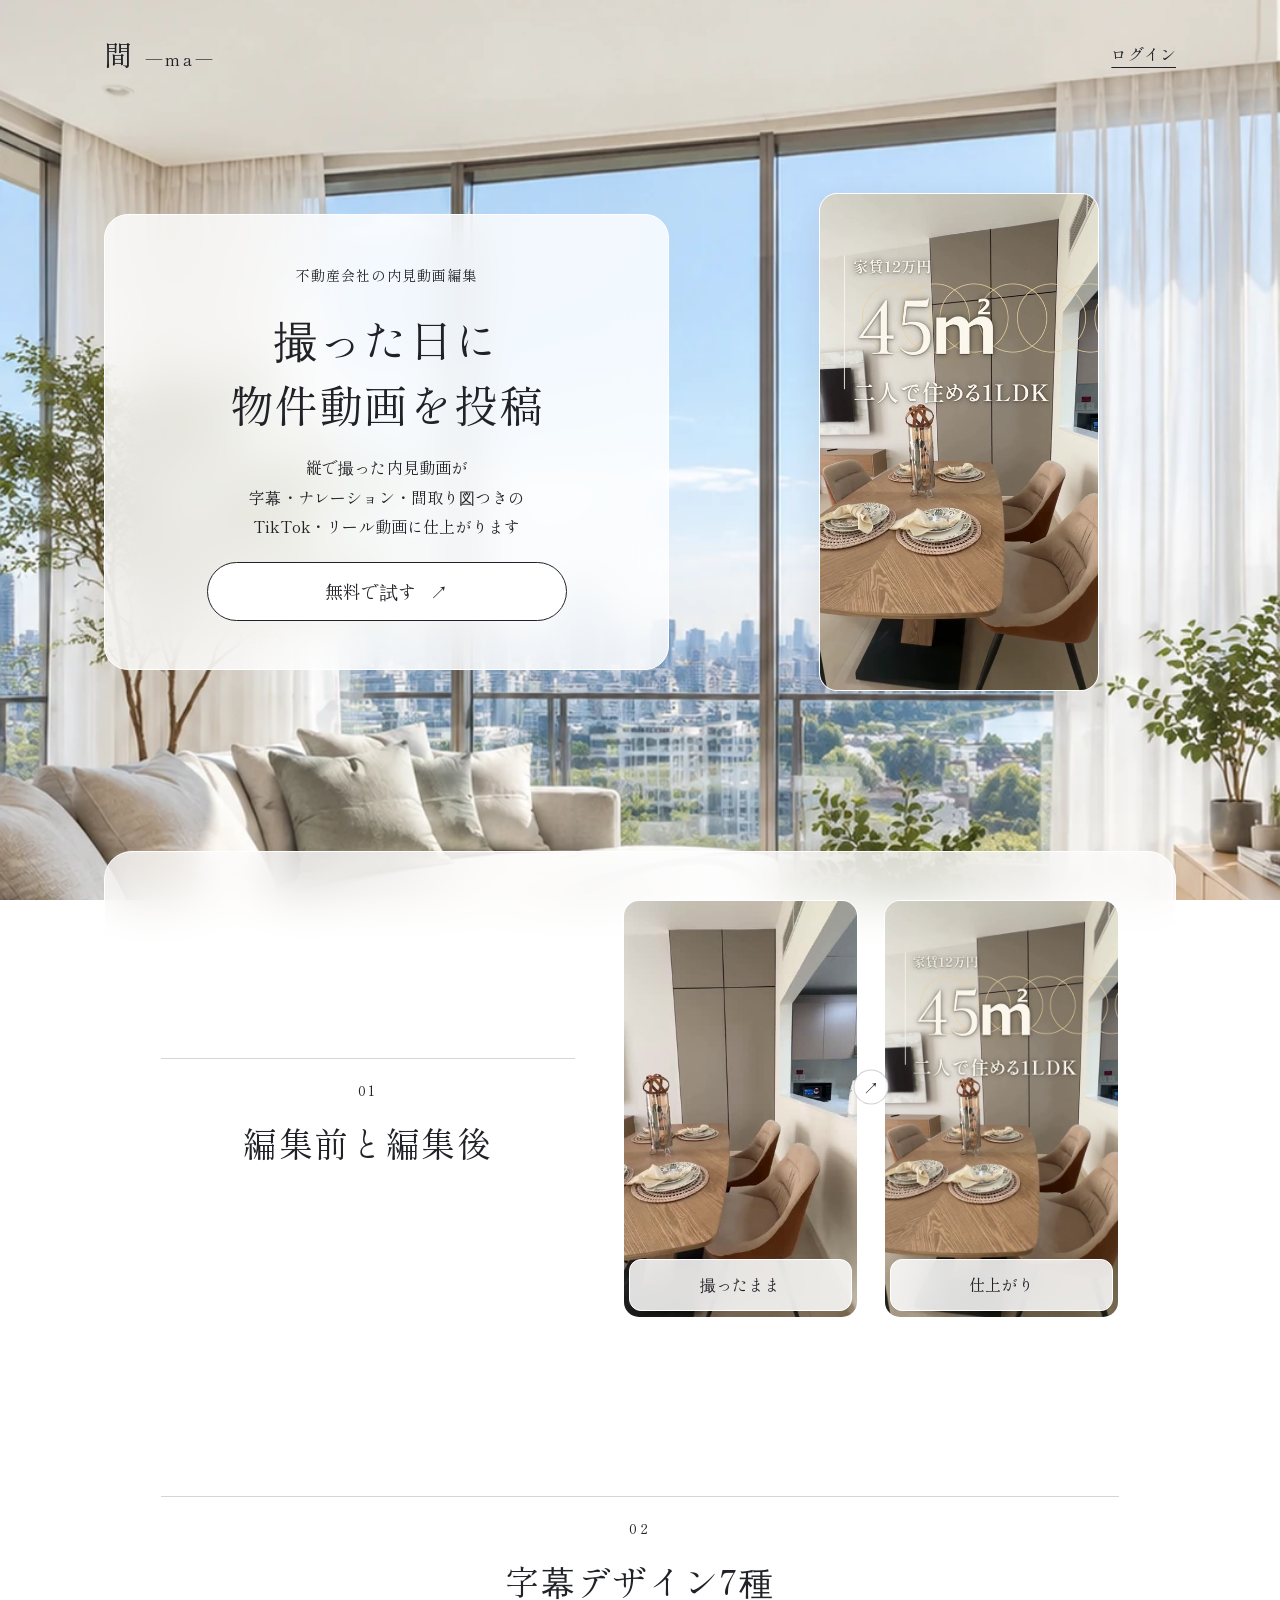
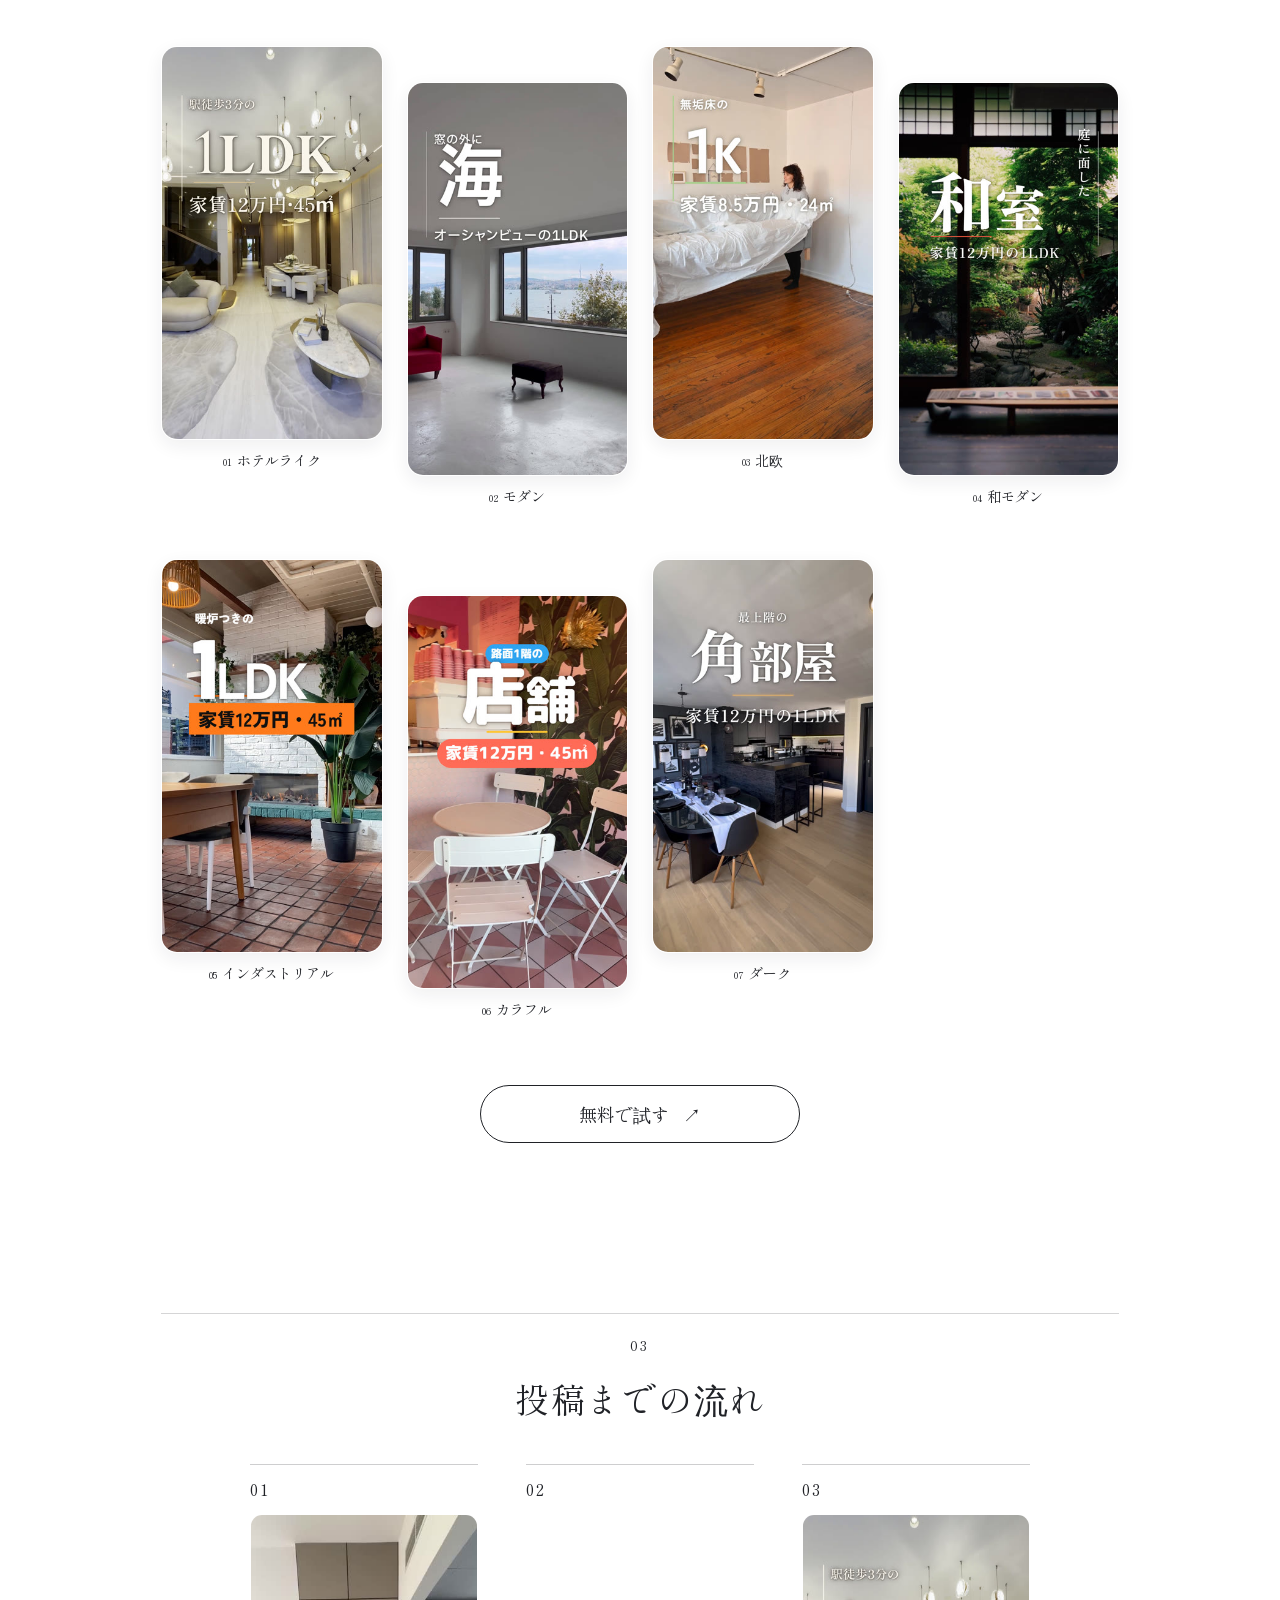
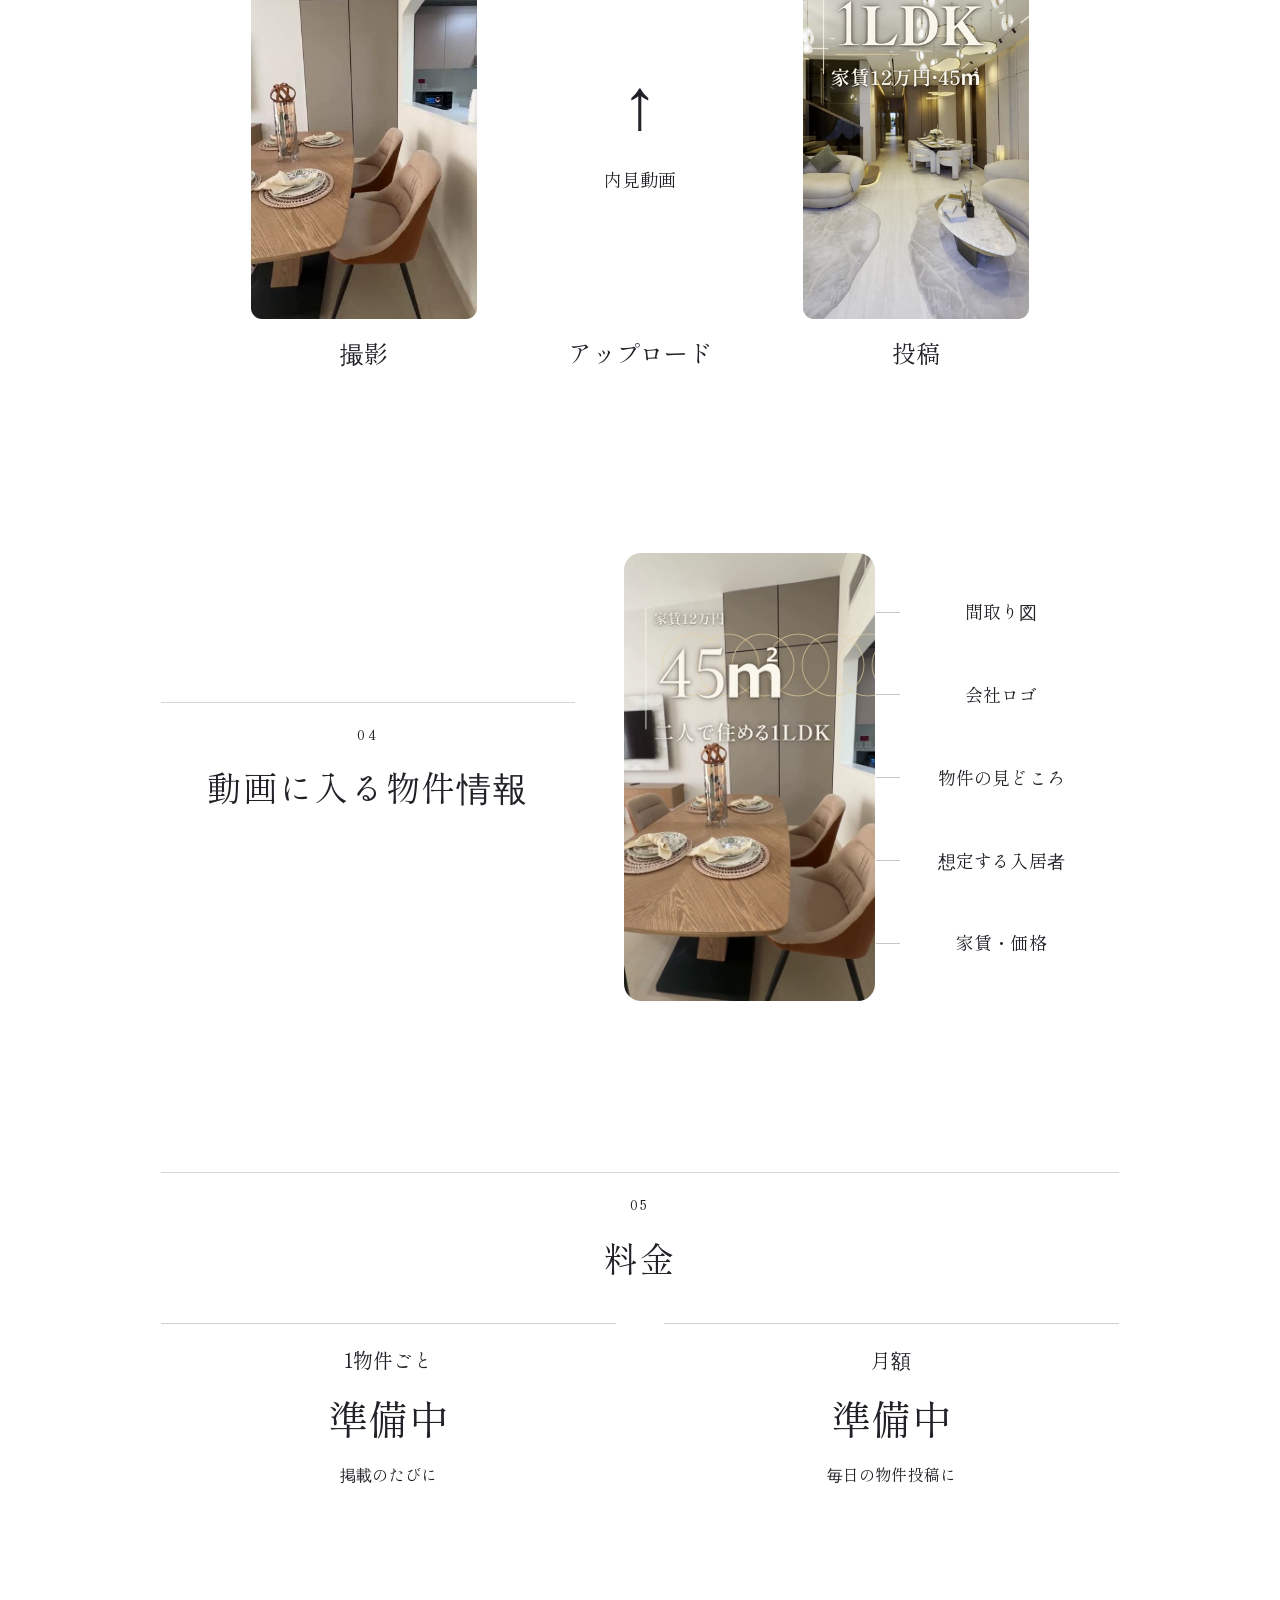
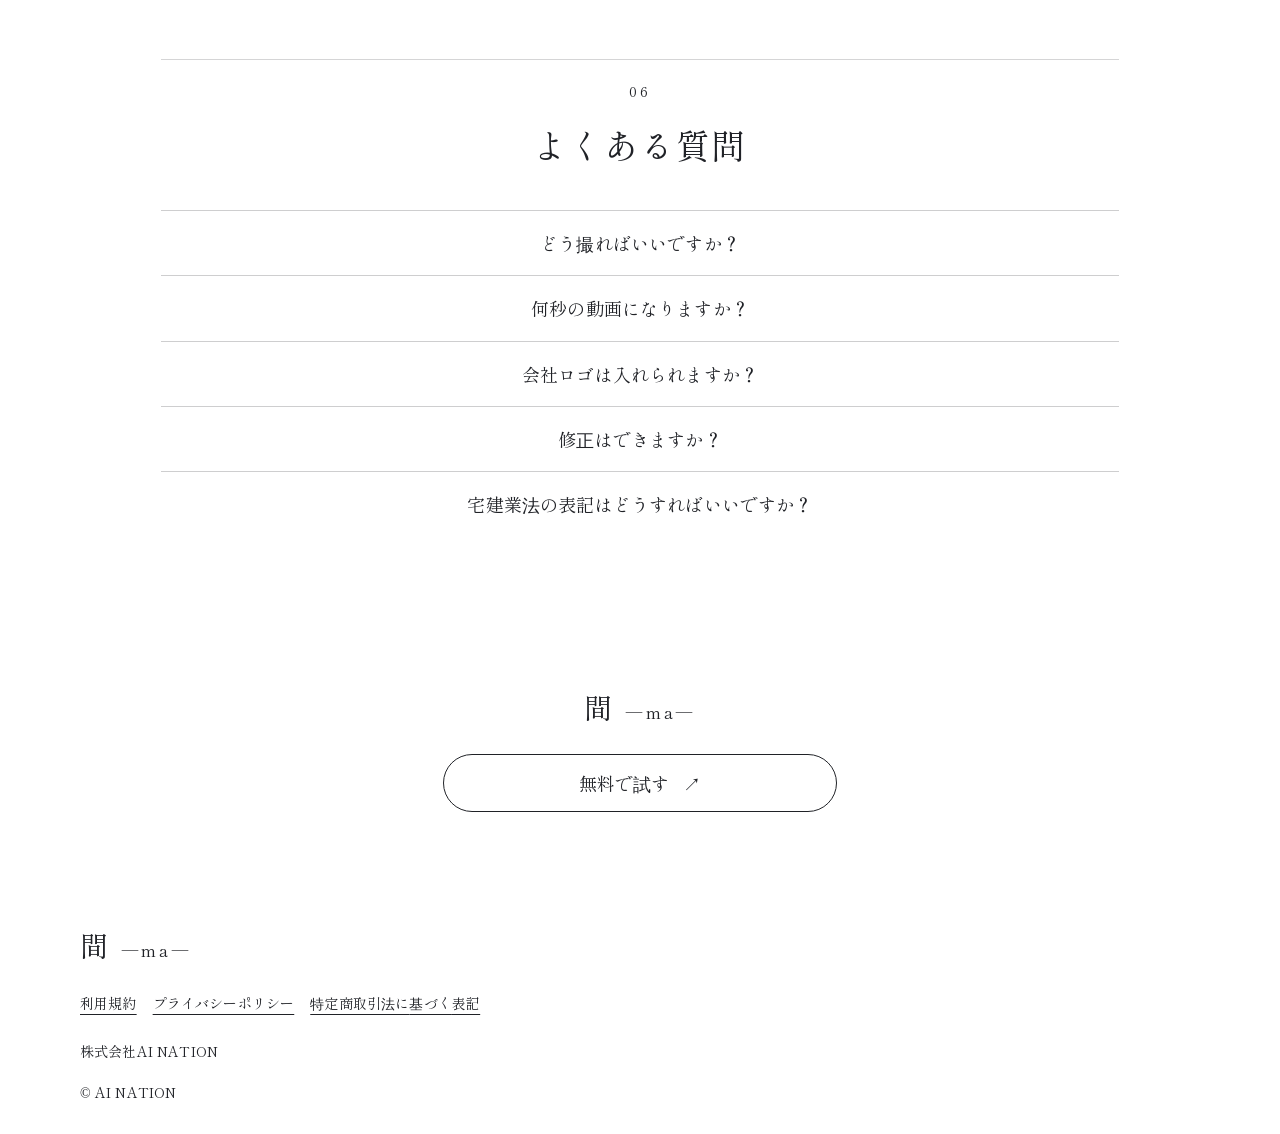
<file: index.html>
<!doctype html>
<html lang="ja">
<head>
<meta name="robots" content="noindex">
<meta charset="utf-8"><meta name="viewport" content="width=device-width,initial-scale=1">
<title>間 —ma— | 内見動画を縦型の紹介動画に</title>
<meta name="description" content="縦向きに撮った内見動画を入れるだけ間 —ma— がTikTok・リール向けの紹介動画にAIで編集します">
<link rel="stylesheet" href="./style.css">
<style>
@font-face{font-family:LpMaMincho;src:url(./assets/ma-mincho-Regular.woff2) format('woff2');font-weight:100 900;font-display:swap}
html,body{height:auto;overflow:visible}body{--mincho:"LpMaMincho","Yu Mincho",serif;background:#fff;color:#202227}body::before{content:'';position:fixed;inset:0;z-index:-1;background:url(./assets/bg-default.webp) center 38%/cover no-repeat}
.wrap{max-width:1120px;margin:auto;padding:0 24px}.top{display:flex;align-items:center;justify-content:space-between;padding-top:24px;padding-bottom:20px}.brand{font-size:28px;text-decoration:none;letter-spacing:.12em}.brand small{font-size:16px}.top a:last-child{font-size:16px;text-underline-offset:6px}.hero{display:grid;gap:24px;align-items:center;padding-top:12px;padding-bottom:48px}.hero-copy,.panel{background:rgba(255,255,255,.82);border:1px solid #fff;backdrop-filter:blur(24px);-webkit-backdrop-filter:blur(24px);border-radius:24px;padding:24px}.eyebrow{font-size:14px;letter-spacing:.08em;margin:0 0 16px}h1{font-weight:400;font-size:32px;line-height:1.5;letter-spacing:.02em;margin:0 0 16px}p{margin:0 0 20px;line-height:1.85;font-size:16px}.unit{display:inline-block}.cta{display:flex;align-items:center;justify-content:center;gap:14px;padding:14px 22px;min-height:54px;background:#fff;border:1px solid #202227;border-radius:99px;text-decoration:none;font-size:18px}.cta:hover{background:#eff8ff}.cta:focus-visible,a:focus-visible,summary:focus-visible{outline:3px solid #145b91;outline-offset:5px}.film{position:relative;aspect-ratio:9/16;border:1px solid #fff;border-radius:18px;overflow:hidden;margin:0;background:#fff}.film img{width:100%;height:100%;object-fit:cover;display:block}.film figcaption{position:absolute;bottom:14px;left:14px;right:14px;background:rgba(255,255,255,.86);backdrop-filter:blur(18px);border:1px solid #fff;border-radius:12px;padding:14px;font-size:18px;line-height:1.6}.hero-film{width:180px;margin:auto}.hero-film figcaption{font-size:14px;padding:10px;bottom:8px;left:8px;right:8px}.section{margin-bottom:32px}.panel{padding:28px 22px}h2{font-size:28px;line-height:1.5;font-weight:400;margin:0 0 28px}h3{font-size:20px;font-weight:400;margin:8px 0 10px}.steps{list-style:none;padding:0;margin:0;display:grid;gap:24px}.steps li{border-top:1px solid rgba(32,34,39,.22);padding-top:16px}.num{font-size:16px;letter-spacing:.12em}.steps p{margin:0}.examples{display:grid;grid-template-columns:1fr;gap:24px}.examples .film{width:100%;max-width:240px;margin:auto}.examples .film figcaption{font-size:14px;padding:8px;left:6px;right:6px;bottom:6px}.prices{display:grid;gap:16px}.price{border-top:1px solid rgba(32,34,39,.22);padding-top:12px}.amount{font-size:40px;line-height:1.4;margin:14px 0}.price p:last-child{margin-bottom:0}details{border-top:1px solid rgba(32,34,39,.22);padding:16px 0}summary{font-size:18px;cursor:pointer;line-height:1.8}details p{margin:16px 0 0}.bottom{max-width:440px;margin:32px auto}.foot{background:rgba(255,255,255,.92);padding:28px 24px;font-size:14px}.foot nav{display:flex;flex-wrap:wrap;gap:16px;margin:16px 0}.foot a{padding:8px 0;text-underline-offset:5px}.foot p{font-size:14px;margin:0}.credit{margin-top:16px!important}
@media(min-width:760px){.top{padding-top:32px}.hero{grid-template-columns:1.3fr 1fr;min-height:730px;padding-top:24px;padding-bottom:64px;gap:72px}.hero-copy{padding:48px}h1{font-size:44px}.hero-film{width:280px}.hero-film figcaption{font-size:20px;padding:16px}.panel{padding:48px}.steps{grid-template-columns:repeat(3,1fr);gap:36px}.section{margin-bottom:48px}.examples{grid-template-columns:repeat(3,minmax(0,1fr));gap:28px}.examples .film{max-width:none}.examples .film figcaption{font-size:20px;padding:18px;left:14px;right:14px;bottom:14px}.prices{grid-template-columns:1fr 1fr;gap:48px}h2{font-size:34px}.foot .wrap{padding:0}}
@media(max-width:359px){.wrap{padding:0 16px}h1{font-size:28px}.hero-copy{padding:20px}.examples{gap:6px}.examples .film figcaption{font-size:12px;padding:6px}}
.hero-copy{text-align:center}.hero-copy .cta{max-width:360px;margin:0 auto}.price{text-align:center}details{text-align:center}summary{list-style:none}summary::-webkit-details-marker{display:none}details p{max-width:30em;margin-left:auto;margin-right:auto}.ma-entrance .style-sample figcaption{text-align:center}.bottom{text-align:center}.bottom .brand{margin-bottom:16px}.section-head{text-align:center}
</style><link rel="stylesheet" href="./site.css">
<script src="./demo-runtime.js"></script><link rel="stylesheet" href="./demo.css"></head>
<body class="ma-entrance">
<header class="wrap top"><a class="brand" href="#">間 <small>—ma—</small></a><a href="./app.html">ログイン</a></header>
<main class="wrap">
<section class="hero" aria-labelledby="intro">
<div class="hero-copy"><p class="eyebrow">不動産会社の内見動画編集</p><h1 id="intro"><span class="unit">撮った日に</span><br><span class="unit">物件動画を投稿</span></h1><p><span class="unit">縦で撮った内見動画が</span><br><span class="unit">字幕・ナレーション・間取り図つきの</span><br><span class="unit">TikTok・リール動画に仕上がります</span></p><a class="cta" href="./app.html">無料で試す <span aria-hidden="true">↗</span></a></div>
<figure class="film hero-film"><video class="" autoplay muted loop playsinline preload="metadata" poster="./assets/examples/hero-hotel.jpg" aria-label="縦型紹介動画の作例"><source src="./assets/examples/hero-hotel.mp4" type="video/mp4"></video></figure>
</section>
<section class="section panel comparison"><div class="section-head"><span class="section-no">01</span><h2>編集前と編集後</h2></div><div class="compare-pair"><figure class="film"><img src="./assets/examples/apartment-before.jpg" alt="編集前の内見動画" width="360" height="640"><figcaption>撮ったまま</figcaption></figure><span class="flow-arrow" aria-hidden="true">↗</span><figure class="film"><video class="" autoplay muted loop playsinline preload="metadata" poster="./assets/examples/hero-hotel.jpg" aria-label="縦型紹介動画の作例"><source src="./assets/examples/hero-hotel.mp4" type="video/mp4"></video><figcaption>仕上がり</figcaption></figure></div></section>
<section class="section panel styles-section"><div class="section-head"><span class="section-no">02</span><h2>字幕デザイン7種</h2></div><div class="style-gallery"><figure class="film style-sample"><img src="./assets/examples/gallery-hotel.jpg" alt="ホテルライクの縦型動画の作例" width="360" height="640" loading="lazy"><figcaption><span class="sample-no">01</span>ホテルライク</figcaption></figure><figure class="film style-sample"><img src="./assets/examples/gallery-modern.jpg" alt="モダンの縦型動画の作例" width="360" height="640" loading="lazy"><figcaption><span class="sample-no">02</span>モダン</figcaption></figure><figure class="film style-sample"><img src="./assets/examples/gallery-natural.jpg" alt="北欧の縦型動画の作例" width="360" height="640" loading="lazy"><figcaption><span class="sample-no">03</span>北欧</figcaption></figure><figure class="film style-sample"><img src="./assets/examples/gallery-wa.jpg" alt="和モダンの縦型動画の作例" width="360" height="640" loading="lazy"><figcaption><span class="sample-no">04</span>和モダン</figcaption></figure><figure class="film style-sample"><img src="./assets/examples/gallery-industrial.jpg" alt="インダストリアルの縦型動画の作例" width="360" height="640" loading="lazy"><figcaption><span class="sample-no">05</span>インダストリアル</figcaption></figure><figure class="film style-sample"><img src="./assets/examples/gallery-pop.jpg" alt="カラフルの縦型動画の作例" width="360" height="640" loading="lazy"><figcaption><span class="sample-no">06</span>カラフル</figcaption></figure><figure class="film style-sample"><img src="./assets/examples/gallery-moody.jpg" alt="ダークの縦型動画の作例" width="360" height="640" loading="lazy"><figcaption><span class="sample-no">07</span>ダーク</figcaption></figure></div><a class="cta section-cta" href="./app.html">無料で試す <span aria-hidden="true">↗</span></a></section>
<section id="how" class="section panel process"><div class="section-head"><span class="section-no">03</span><h2>投稿までの流れ</h2></div><ol class="steps"><li><span class="num">01</span><div class="step-picture"><img src="./assets/examples/apartment-before.jpg" alt="撮影した室内" width="360" height="640"></div><h3>撮影</h3></li><li><span class="num">02</span><div class="step-picture upload-mark" aria-hidden="true"><span>↑</span><span>内見動画</span></div><h3>アップロード</h3></li><li><span class="num">03</span><div class="step-picture"><img src="./assets/examples/gallery-hotel.jpg" alt="仕上がった縦型動画" width="360" height="640"></div><h3>投稿</h3></li></ol></section>
<section class="section panel ingredients"><div class="section-head"><span class="section-no">04</span><h2>動画に入る物件情報</h2></div><div class="ingredient-stage"><figure class="film"><video class="" autoplay muted loop playsinline preload="metadata" poster="./assets/examples/hero-hotel.jpg" aria-label="縦型紹介動画の作例"><source src="./assets/examples/hero-hotel.mp4" type="video/mp4"></video></figure><ul class="ingredient-tags"><li>間取り図</li><li>会社ロゴ</li><li>物件の見どころ</li><li>想定する入居者</li><li>家賃・価格</li></ul></div></section>
<section class="section panel pricing"><div class="section-head"><span class="section-no">05</span><h2>料金</h2></div><div class="prices"><article class="price"><h3>1物件ごと</h3><p class="amount">準備中</p><p>掲載のたびに</p></article><article class="price"><h3>月額</h3><p class="amount">準備中</p><p>毎日の物件投稿に</p></article></div></section>
<section class="section panel questions"><div class="section-head"><span class="section-no">06</span><h2>よくある質問</h2></div>
<details><summary><span class="unit">どう撮ればいいですか？</span></summary><p><span class="unit">スマホを縦にして</span><br><span class="unit">1部屋5秒ほど</span><wbr><span class="unit">ゆっくり撮ってください</span><br><span class="unit">人の顔と郵便物は</span><wbr><span class="unit">映さないでください</span></p></details>
<details><summary><span class="unit">何秒の動画になりますか？</span></summary><p><span class="unit">30秒から50秒ほど</span><br><span class="unit">場面の数で決まります</span></p></details>
<details><summary><span class="unit">会社ロゴは入れられますか？</span></summary><p><span class="unit">入れられます</span><br><span class="unit">最初と最後に表示します</span></p></details>
<details><summary><span class="unit">修正はできますか？</span></summary><p><span class="unit">完成前も完成後も</span><wbr><span class="unit">場面ごとに直せます</span><br><span class="unit">前の版にも戻せます</span></p></details>
<details><summary><span class="unit">宅建業法の表記は</span><wbr><span class="unit">どうすればいいですか？</span></summary><p><span class="unit">免許番号と取引態様は</span><wbr><span class="unit">投稿文に入れてください</span><br><span class="unit">表現の最終確認は</span><wbr><span class="unit">貴社でお願いします</span></p></details>
</section>
<div class="bottom panel"><div class="brand">間 <small>—ma—</small></div><a class="cta" href="./app.html">無料で試す <span aria-hidden="true">↗</span></a></div>
</main>
<footer class="foot"><div class="wrap"><div class="brand">間 <small>—ma—</small></div><nav aria-label="規約類"><a href="#">利用規約</a><a href="#">プライバシーポリシー</a><a href="#">特定商取引法に基づく表記</a></nav><p>株式会社AI NATION</p><p class="credit">© AI NATION</p></div></footer>
<script src="./phrases.js" type="module"></script></body></html>
</file>
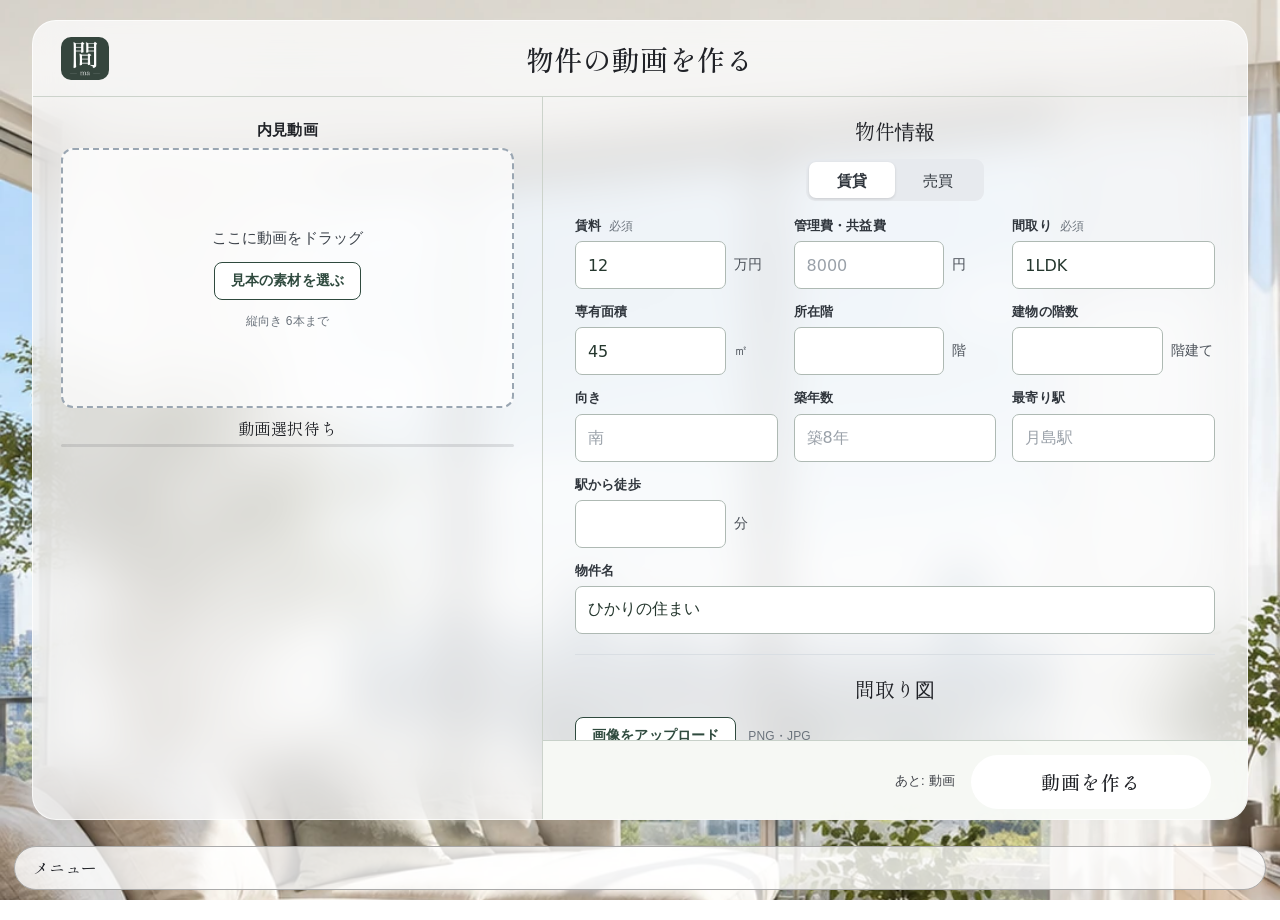
<file: app.html>
<!doctype html>
<html lang="ja">
<head>
<meta charset="utf-8">
<meta name="viewport" content="width=device-width, initial-scale=1, viewport-fit=cover">
<meta name="robots" content="noindex">
<meta name="theme-color" content="#ffffff">
<title>間 —ma—</title>
<link rel="preload" href="./assets/ma-mincho-Regular.woff2" as="font" type="font/woff2" crossorigin>
<link rel="preload" href="./assets/bg-default.webp" as="image">
<link rel="stylesheet" href="./style.css">
<link rel="stylesheet" href="./site.css"><style>#app .ttl,#app .ttl2,#app .sub,#app .note{text-align:center}</style><script src="./demo-runtime.js"></script><link rel="stylesheet" href="./demo.css"></head>
<body>
<div class="bg" aria-hidden="true"><img id="bgimg" src="./assets/bg-default.webp" alt=""></div>
<main id="app"></main>
<script src="./app.js" type="module"></script>
<script src="./phrases.js" type="module"></script></body>
</html>
</file>
<file: style.css>
/* 間 —ma— デザインM2（2026-10-22）。写真が主役、白い明朝、下に透明なガラス1枚。暗くするグラデーション・重い影は使わない */
@font-face { font-family:"MaMincho"; src:url(./assets/ma-mincho-Regular.woff2) format("woff2"); font-weight:400; font-display:swap; }
@font-face { font-family:"MaMincho"; src:url(./assets/ma-mincho-Medium.woff2) format("woff2"); font-weight:500 700; font-display:swap; }
:root {
  --ink:#202227; --ink2:#3f4248; --paper:#fbfaf7; --line:rgba(255,255,255,.72); --hair:rgba(36,38,43,.16);
  --mincho:"MaMincho","Shippori Mincho","Hiragino Mincho ProN","Yu Mincho","YuMincho","Noto Serif JP","Noto Serif CJK JP",serif;
  --glass:rgba(250,250,249,.52); --frost:rgba(118,118,116,.17);
}
* { box-sizing:border-box; -webkit-tap-highlight-color:transparent; }
html, body { margin:0; height:100%; overflow:hidden; }
body { font-family:var(--mincho); color:var(--ink); background:#e9e6e0; font-size:16px; line-height:1.6; -webkit-font-smoothing:antialiased; letter-spacing:.01em; font-feature-settings:normal; }
button, input, textarea, select { font:inherit; color:inherit; letter-spacing:inherit; }
a { color:inherit; }

/* 背景の写真（くっきり・暗くしない） */
.bg { position:fixed; inset:0; z-index:0; overflow:hidden; background:#ece9e3; }
.bg img { width:100%; height:100%; object-fit:cover; object-position:50% 38%; display:block; transition:opacity .4s; }

/* 1画面 */
#app { position:relative; z-index:1; height:100%; }
.scr { height:100%; height:100dvh; display:flex; flex-direction:column; padding:calc(14px + env(safe-area-inset-top)) 14px calc(14px + env(safe-area-inset-bottom)); max-width:520px; margin:0 auto; }
.grow { flex:1 1 auto; min-height:8px; }

/* 文字の下に敷く、すりガラス（ぼかし＋うすい白）。影は付けない */
.frost { background:var(--frost); -webkit-backdrop-filter:blur(14px) saturate(.6) brightness(.94); backdrop-filter:blur(14px) saturate(.6) brightness(.94); color:#fff; }
.chip.frost { border:1px solid rgba(255,255,255,.75); }

/* ヘッダー：左に 間、右に点と n / 5 */
.hd { display:flex; justify-content:space-between; align-items:flex-start; }
.mark { display:block; padding:7px 9px 6px; border-radius:18px; line-height:0; }
.mark img { width:50px; height:auto; display:block; }
.prog { display:flex; flex-direction:column; align-items:flex-end; gap:3px; padding:7px 10px 5px; border-radius:14px; margin-top:6px; }
.dots { display:flex; gap:10px; } .dots i { width:8px; height:8px; border-radius:50%; border:1px solid rgba(255,255,255,.95); }
.dots i.on { background:#fff; }
.frac { font-size:15px; letter-spacing:.06em; }
.scr.center .hd { justify-content:center; padding-top:42px; } .scr.center .mark img { width:62px; }

/* これまでの答え */
.chips { display:flex; flex-wrap:wrap; gap:8px; margin-top:12px; }
.chip { display:inline-flex; align-items:center; gap:5px; min-height:32px; padding:3px 12px; border-radius:999px; font-size:13px; cursor:pointer; letter-spacing:0; }
.chip img { width:16px; height:16px; }

/* 下のガラス1枚（透明・ニュートラル。茶色くしない） */
.glass { position:relative; background:var(--glass); -webkit-backdrop-filter:blur(22px) saturate(1.05); backdrop-filter:blur(24px) saturate(.5); border:1px solid var(--line); border-radius:20px; padding:24px 20px 20px; max-height:calc(100dvh - 190px); display:flex; flex-direction:column; }
.ttl { font-family:var(--mincho); font-weight:500; font-size:32px; line-height:1.3; letter-spacing:.02em; margin:0 0 16px; }
.ttl.c, .c { text-align:center; }
.ttl2 { font-weight:500; font-size:20px; margin:12px 0 10px; letter-spacing:.02em; }
.opt-l { font-size:13px; color:var(--ink2); margin-left:10px; letter-spacing:.06em; }
.sub { margin:-6px 0 22px; font-size:15px; color:var(--ink2); }
.lb { display:block; font-size:13.5px; color:var(--ink); margin:6px 0 0; letter-spacing:.04em; }
.note { font-size:13px; color:var(--ink2); margin:6px 0; line-height:1.7; } .note.bad, .bad { color:#a3322a; } .note.warn { color:#7a5310; }
.hair { border:0; border-top:1px solid var(--hair); margin:14px 0; width:100%; }
.left { text-align:center; font-size:14px; color:var(--ink); margin:14px 0 10px; letter-spacing:.04em; }
.under { display:block; text-align:center; color:#fff; font-size:15px; margin:22px auto 6px; text-decoration:none; letter-spacing:.06em; padding:6px 16px; border-radius:999px; background:var(--frost); -webkit-backdrop-filter:blur(12px) saturate(.6); backdrop-filter:blur(12px) saturate(.6); width:max-content; }
.txt { background:none; border:0; padding:6px 4px; font-size:14px; color:var(--ink); cursor:pointer; text-decoration:none; }
.txt.u { text-decoration:underline; text-underline-offset:5px; text-decoration-thickness:1px; }

/* 白っぽいボタン（ピル） */
.pill { display:flex; align-items:center; justify-content:center; gap:10px; width:100%; min-height:54px; border-radius:999px; border:0; background:var(--paper); color:var(--ink); font-size:19px; letter-spacing:.06em; cursor:pointer; text-decoration:none; font-weight:500; }
.pill.sub { background:rgba(255,255,255,.34); border:1px solid rgba(255,255,255,.85); font-size:15px; min-height:46px; letter-spacing:.02em; }
.pill:disabled { opacity:.6; cursor:default; }
.pill:active { transform:translateY(1px); }
.row2 { display:grid; grid-template-columns:auto 1fr; gap:10px; margin-top:12px; } .row2 .pill.sub { padding:0 18px; }
.why { text-align:center; font-size:12.5px; color:var(--ink2); margin:8px 0 0; min-height:1.2em; }
.spin { width:16px; height:16px; border:2px solid rgba(36,38,43,.2); border-top-color:var(--ink); border-radius:50%; animation:sp 1s linear infinite; }
@keyframes sp { to { transform:rotate(360deg); } }

/* a */
.drop { display:flex; flex-direction:column; align-items:center; padding:14px 18px 10px; }
.drop .ic { width:48px; height:48px; margin:6px 0 16px; }
.drop .pill { margin-top:4px; }
.scr.center .glass { margin:0 8px; }

/* b サムネ */
.thumbs { display:grid; grid-template-columns:repeat(5,1fr); gap:9px; }
.th { position:relative; aspect-ratio:9/16; border-radius:10px; overflow:hidden; border:1px solid rgba(255,255,255,.9); background:rgba(255,255,255,.22); padding:0; }
.th img { width:100%; height:100%; object-fit:cover; display:block; }
.th img:not([src]) { visibility:hidden; }
.th .n { position:absolute; left:5px; top:3px; font-size:11px; color:#fff; }
.th .pc { position:absolute; inset:auto 0 0 0; text-align:center; font-size:11px; color:#fff; padding:2px 0; background:rgba(255,255,255,.22); -webkit-backdrop-filter:blur(6px); backdrop-filter:blur(6px); }
.th.err { border-color:#e3a39c; }
.th .del { position:absolute; right:2px; top:2px; width:24px; height:24px; border-radius:50%; border:0; background:rgba(255,255,255,.55); color:var(--ink); font-size:14px; line-height:24px; padding:0; cursor:pointer; }
.th .del:disabled { display:none; }
.th.add { display:flex; align-items:center; justify-content:center; cursor:pointer; }
.th.add img { width:26px; height:26px; object-fit:contain; } .th.add:disabled { opacity:.45; }
.count { text-align:center; font-size:15px; margin:12px 0 0; letter-spacing:.06em; }
.aiT { text-align:center; font-size:21px; margin:0 0 12px; letter-spacing:.04em; }
.aiS { text-align:center; font-size:13.5px; color:var(--ink2); margin:10px 0 16px; min-height:1.4em; }
.bar { height:4px; border-radius:4px; background:rgba(36,38,43,.12); overflow:hidden; } .bar i { display:block; height:100%; background:var(--paper); width:0; transition:width .8s; border-radius:4px; box-shadow:inset 0 0 0 1px rgba(36,38,43,.08); }
.bar.run i { width:35%; animation:run 1.8s ease-in-out infinite; }
@keyframes run { 0% { transform:translateX(-100%); } 100% { transform:translateX(300%); } }
#reAi { margin:0 0 12px; }

/* c */
.seg { display:grid; grid-template-columns:1fr 1fr; width:72%; border:1px solid rgba(255,255,255,.95); border-radius:999px; overflow:hidden; margin:0 0 18px; }
.seg button { min-height:44px; border:0; background:rgba(255,255,255,.12); font-size:17px; letter-spacing:.06em; cursor:pointer; }
.seg button + button { border-left:1px solid rgba(255,255,255,.9); }
.seg button.on { background:var(--paper); }
.fld { position:relative; }
.big { display:flex; align-items:baseline; gap:4px; }
.big input { width:100%; min-width:0; border:0; background:transparent; font-family:var(--mincho); font-size:42px; line-height:1.2; padding:0; letter-spacing:0; outline:none; font-weight:500; }
.big input::placeholder { color:rgba(36,38,43,.28); }
.big .unit { font-size:27px; white-space:nowrap; }
#fld-price .big input { flex:none; max-width:75%; }
.aib { position:absolute; right:0; bottom:12px; font-style:normal; font-size:12.5px; padding:2px 12px; border-radius:999px; border:1px solid rgba(36,38,43,.28); color:var(--ink2); background:rgba(255,255,255,.3); letter-spacing:.06em; }
.aib.q { border-color:rgba(122,83,16,.4); color:#7a5310; }
h2 .aib, .lb .aib { position:static; margin-left:8px; font-size:11px; padding:1px 8px; }
.aib.s { position:absolute; right:6px; top:6px; bottom:auto; font-size:10.5px; padding:0 7px; }
.miss .big input, .miss .mid, .miss.tiles .tile, .miss .logo { outline:1px solid #c2493f; outline-offset:2px; border-radius:6px; }

/* d */
.tiles { display:grid; grid-template-columns:1fr 1fr; gap:10px; }
.tile { position:relative; min-height:80px; border-radius:14px; border:1px solid rgba(255,255,255,.95); background:rgba(255,255,255,.14); font-size:17.5px; letter-spacing:0; cursor:pointer; padding:4px; white-space:nowrap; }
.tile.on { background:var(--paper); }

/* e */
.vars { display:flex; flex-direction:column; gap:10px; }
.var { display:flex; align-items:center; gap:18px; padding:6px; min-height:76px; border-radius:14px; border:1px solid rgba(255,255,255,.95); background:rgba(255,255,255,.14); cursor:pointer; text-align:left; }
.var.on { background:var(--paper); }
.vth { width:96px; height:62px; border-radius:9px; overflow:hidden; flex:none; background:rgba(255,255,255,.3); }
.vth img { width:100%; height:100%; object-fit:cover; display:block; }
.vl { font-size:21px; letter-spacing:.04em; }

/* f */
.co { display:grid; grid-template-columns:1fr 1px auto; gap:16px; align-items:stretch; }
.vr { background:var(--hair); }
.mid { width:100%; min-width:0; border:0; background:transparent; font-family:var(--mincho); font-size:clamp(18px, 5.4vw, 25px); padding:8px 0 4px; outline:none; letter-spacing:.02em; font-weight:500; }
.lg { display:flex; align-items:center; gap:12px; margin-top:4px; }
.logo { width:56px; height:56px; border-radius:6px; border:1px solid rgba(255,255,255,.95); background:#fbfaf7; padding:6px; display:flex; align-items:center; justify-content:center; cursor:pointer; }
.logo img { max-width:100%; max-height:100%; object-fit:contain; } .logo img.plus { width:24px; opacity:.7; }
.lgt { font-size:10px; color:var(--ink2); line-height:1.3; }
.sum { display:grid; grid-template-columns:1fr 1fr; gap:9px; margin-bottom:16px; }
.opt { display:flex; align-items:center; justify-content:center; min-height:40px; padding:4px 8px; border-radius:999px; border:1px solid rgba(255,255,255,.95); background:rgba(255,255,255,.12); font-size:14px; cursor:pointer; text-align:center; line-height:1.3; letter-spacing:0; white-space:nowrap; }
.opt.on { background:var(--paper); }

/* くわしく・構成・完成：中だけスクロール */
.scroll { overflow:auto; -webkit-overflow-scrolling:touch; margin:0 -6px; padding:0 6px; flex:1 1 auto; min-height:0; }
.in { width:100%; min-height:46px; border:1px solid rgba(255,255,255,.95); background:rgba(255,255,255,.4); border-radius:12px; padding:10px 12px; font-size:16px; outline:none; margin:0 0 8px; }
.in:focus { background:rgba(255,255,255,.7); }
textarea.in { min-height:80px; resize:vertical; line-height:1.6; }
.g2 { display:grid; grid-template-columns:1fr 1fr; gap:0 10px; } .g2 > * { min-width:0; }
.rm { display:grid; grid-template-columns:5.5em 1fr; gap:8px; }
.opts { display:flex; flex-wrap:wrap; gap:8px; margin:6px 0 10px; } .opts .opt { min-width:30%; }
.seg2 { border-top:1px solid var(--hair); padding-top:8px; margin-top:10px; } .seg2 .tag { font-size:12.5px; color:var(--ink2); margin:0 0 4px; }
.list a { display:flex; justify-content:space-between; align-items:center; gap:10px; padding:12px 2px; border-bottom:1px solid var(--hair); text-decoration:none; }
.list b { font-weight:500; display:block; } .list small { color:var(--ink2); font-size:12px; }
.list .st { font-style:normal; font-size:12px; padding:2px 10px; border-radius:999px; border:1px solid rgba(36,38,43,.22); white-space:nowrap; } .st.ok { background:var(--paper); } .st.ng { color:#a3322a; }
.list { margin-bottom:14px; max-height:46dvh; }
.done video { height:40dvh; width:auto; aspect-ratio:9/16; background:#111; border-radius:12px; display:block; margin:0 auto 10px; object-fit:cover; }
.done .pill.sub { margin:8px 0; }
.ev { font-size:12.5px; color:var(--ink2); margin-top:8px; } .ev summary { cursor:pointer; } .ev p { margin:2px 0; }

/* お知らせ */
.toast { position:fixed; left:16px; right:16px; top:calc(16px + env(safe-area-inset-top)); z-index:9; max-width:488px; margin:auto; padding:12px 16px; border-radius:16px; background:rgba(251,250,247,.86); -webkit-backdrop-filter:blur(16px); backdrop-filter:blur(16px); border:1px solid rgba(255,255,255,.9); color:var(--ink); font-size:14px; line-height:1.6; }
.toast.bad { color:#8f2a22; }
[hidden] { display:none !important; }
@media (max-height:700px) { .ttl { font-size:25px; margin-bottom:10px; } .tile { min-height:62px; } .var { min-height:64px; } .vth { height:52px; width:82px; } .big input { font-size:34px; } }

.logo.dark { background:#33353a; border-color:rgba(255,255,255,.6); }
.sum .opt { overflow:hidden; text-overflow:ellipsis; font-size:13px; padding:4px 6px; }

.theme-grid { display:grid; grid-template-columns:repeat(4,minmax(0,1fr)); gap:7px; padding:4px 2px 14px; }
.theme-card { position:relative; padding:0 0 7px; border:2px solid transparent; border-radius:12px; background:#172949; color:#fff; overflow:hidden; cursor:pointer; min-width:0; }
.theme-card img { width:100%; aspect-ratio:9/16; max-height:145px; object-fit:cover; object-position:top; display:block; margin-bottom:5px; }
.theme-card span { display:block; font-size:12px; white-space:nowrap; }
.theme-card small { position:absolute; top:5px; left:3px; right:3px; border-radius:6px; background:#0058ba; color:#fff; font-size:10px; white-space:nowrap; }
.theme-card[aria-pressed="true"] { border-color:#087bff; box-shadow:0 0 0 2px #fff; background:#0058ba; }
</file>
<file: site.css>
html,body{background:#fff}body{--paper:#fff;--glass:rgba(255,255,255,.72)}.unit{display:inline;white-space:nowrap}p,h1,h2,h3,summary,label,a{word-break:keep-all;overflow-wrap:normal}.legal{max-width:880px;margin:0 auto 40px}.legal .panel{padding:32px}.legal p{font-size:16px;line-height:2}.legal h2{font-size:22px;margin:32px 0 14px}.legal h1{font-size:30px}.legal a{display:inline-block}.auth-page{height:auto;min-height:100dvh;overflow:auto;background:#fff}.auth-page .bg{z-index:0}.auth-wrap{position:relative;z-index:1;max-width:460px;margin:0 auto;padding:24px 20px 40px}.auth-brand{display:inline-block;text-decoration:none;font-size:28px;margin-bottom:32px}.auth-card{background:rgba(255,255,255,.86);border:1px solid #fff;border-radius:24px;padding:28px;backdrop-filter:blur(24px)}.auth-card h1{font-size:28px;font-weight:400;margin:0 0 24px}.auth-card label{display:block;font-size:16px;margin:16px 0 6px}.auth-card input:not([type=checkbox]){display:block;width:100%;height:48px;background:rgba(255,255,255,.85);border:1px solid #8d9eac;border-radius:10px;padding:10px;font-size:16px}.auth-card button{width:100%;min-height:50px;border:1px solid #234d69;background:#fff;border-radius:99px;margin-top:22px;cursor:pointer}.auth-card button:disabled{opacity:.6}.auth-card .consent{display:flex;align-items:flex-start;gap:10px;font-size:14px;line-height:1.9;margin-top:22px}.consent input{flex:none;width:20px;height:20px;margin:3px 0}.auth-links{display:flex;flex-wrap:wrap;gap:18px;margin-top:24px;font-size:14px}.auth-links a{display:inline-block}.auth-card .message{line-height:1.9;font-size:16px}.auth-card [role=alert]{color:#a12436;font-size:14px;margin:12px 0 0}.auth-card input:focus-visible,.auth-card button:focus-visible{outline:3px solid #145b91;outline-offset:3px}@media(min-width:760px){.auth-wrap{padding-top:52px}.auth-card{padding:36px}}

body:has(.hero)::before,body:has(.legal)::before{z-index:0}body:has(.hero)>header,body:has(.hero)>main,body:has(.hero)>footer,body:has(.legal)>header,body:has(.legal)>main,body:has(.legal)>footer{position:relative;z-index:1}

/* 入口のみ。アプリと共通の写真・明朝・白いすりガラスを引き継ぐ。 */
.ma-entrance .film video,.ma-entrance .step-picture video{display:block;width:100%;height:100%;object-fit:cover}
.ma-entrance .hero-film{box-shadow:0 12px 34px #20222718}
.ma-entrance .section{margin-top:24px;margin-bottom:48px;border-radius:28px;background:rgba(255,255,255,.78);border:1px solid #fff;backdrop-filter:blur(24px);-webkit-backdrop-filter:blur(24px)}
.ma-entrance .section-head{position:relative;margin-bottom:28px;padding-top:20px;border-top:1px solid #20222730}
.ma-entrance .section-no{display:block;font-size:13px;letter-spacing:.18em;margin-bottom:16px}
.ma-entrance .section-head h2{margin:0;letter-spacing:.05em}
.ma-entrance .small-note{display:block;margin-top:12px;font-size:14px;letter-spacing:.12em}
.ma-entrance .compare-pair{display:grid;grid-template-columns:1fr 1fr;gap:18px;position:relative;align-items:center;padding-bottom:8px}
.ma-entrance .compare-pair .film{border-radius:16px;min-width:0}
.ma-entrance .compare-pair figcaption{font-size:12px;padding:7px;left:5px;right:5px;bottom:6px;text-align:center;white-space:nowrap}
.ma-entrance .flow-arrow{position:absolute;left:50%;top:44%;transform:translate(-50%,-50%);z-index:2;background:#fffffff0;border:1px solid #20222735;border-radius:50%;width:35px;height:35px;display:grid;place-items:center}
.ma-entrance .style-gallery{display:grid;grid-template-columns:repeat(2,minmax(0,1fr));gap:18px 12px;align-items:start}
.ma-entrance .style-sample{border-radius:16px;overflow:visible;background:none;border:0;margin-bottom:28px}
.ma-entrance .style-sample img{border:1px solid white;border-radius:16px;box-shadow:0 6px 18px #20222712}
.ma-entrance .style-sample:nth-child(even){margin-top:30px}
.ma-entrance .style-sample figcaption{position:static;background:none;border:0;padding:9px 0 0;backdrop-filter:none;font-size:12px;line-height:1.6;letter-spacing:0;white-space:nowrap}
.ma-entrance .sample-no{font-size:10px;margin-right:5px}
.ma-entrance .section-cta{margin-top:24px}
.ma-entrance .steps{grid-template-columns:repeat(3,minmax(0,1fr));gap:12px}
.ma-entrance .steps li{padding-top:12px;min-width:0}
.ma-entrance .steps h3{font-size:18px;text-align:center;margin-top:14px}
.ma-entrance .step-picture{aspect-ratio:9/16;border:1px solid white;border-radius:12px;overflow:hidden;margin-top:12px;background:#ffffffb8}
.ma-entrance .step-picture img{width:100%;height:100%;object-fit:cover}
.ma-entrance .upload-mark{display:flex;flex-direction:column;align-items:center;justify-content:center;gap:10px;font-size:12px}
.ma-entrance .upload-mark span:first-child{font-size:36px;font-weight:400}
.ma-entrance .ingredient-stage{position:relative;display:grid;grid-template-columns:1.25fr 1fr;align-items:center;gap:16px}
.ma-entrance .ingredient-tags{list-style:none;padding:0;margin:0;display:grid;gap:15px}
.ma-entrance .ingredient-tags li{position:relative;font-size:14px;padding:10px 8px;border:1px solid white;background:#ffffffc9;backdrop-filter:blur(16px);border-radius:14px;text-align:center;white-space:nowrap}
.ma-entrance .ingredient-tags li::before{content:'';position:absolute;width:16px;left:-17px;top:50%;border-top:1px solid #20222740}
.ma-entrance .bottom{padding:26px 22px;margin:56px auto;background:#ffffffd1}.ma-entrance .bottom .brand{margin-bottom:24px}
.ma-entrance .cta:hover{background:#fafafa}
@media(min-width:760px){.ma-entrance .section{padding:48px 56px;margin-bottom:72px}.ma-entrance .section-head{margin-bottom:40px}.ma-entrance .section-no{font-size:14px}.ma-entrance .comparison{display:grid;grid-template-columns:1fr 1.2fr;align-items:center;gap:48px}.ma-entrance .comparison .section-head{align-self:start;margin-top:40px}.ma-entrance .compare-pair{gap:26px}.ma-entrance .compare-pair figcaption{font-size:16px;padding:12px}.ma-entrance .style-gallery{grid-template-columns:repeat(4,minmax(0,1fr));gap:24px}.ma-entrance .style-sample figcaption{font-size:14px}.ma-entrance .style-sample:nth-child(even){margin-top:36px}.ma-entrance .section-cta{max-width:320px;margin:36px auto 0}.ma-entrance .steps{gap:48px;max-width:780px;margin:auto}.ma-entrance .steps h3{font-size:24px}.ma-entrance .upload-mark{font-size:18px}.ma-entrance .upload-mark span:first-child{font-size:72px}.ma-entrance .ingredients{display:grid;grid-template-columns:1fr 1.2fr;gap:48px}.ma-entrance .ingredient-stage{max-width:480px}.ma-entrance .ingredient-tags{gap:24px}.ma-entrance .ingredient-tags li{font-size:18px;padding:14px}.ma-entrance .ingredient-tags li::before{width:24px;left:-25px}.ma-entrance .ingredient-stage{gap:24px}}
@media(prefers-reduced-motion:reduce){.ma-entrance video{visibility:hidden}.ma-entrance .film:has(video){background-size:cover;background-image:url('./assets/examples/bright-7217143.jpg')}}
.scene-edit{border-top:1px solid var(--hair);padding:18px 0}.scene-head{display:grid;grid-template-columns:94px 1fr;gap:18px;align-items:center}.scene-head img{width:94px;aspect-ratio:9/16;object-fit:cover;border-radius:10px;background:#fff8}.scene-head h2{font-weight:400;font-size:20px;margin:0 0 8px}.scene-head span{font-size:12px}.ttl,.ttl2{text-align:center}.scene-strip{display:flex;gap:10px;overflow-x:auto;padding:12px 0;flex:none}.scene-tile{flex:0 0 112px;display:flex;flex-direction:column;gap:6px;padding:6px;border:1px solid #ffffffdd;border-radius:12px;background:#ffffff99;text-align:left;font-size:12px;cursor:pointer}.scene-tile img{width:100%;aspect-ratio:9/16;object-fit:cover;border-radius:8px;background:#fff8}.scene-tile span{overflow-wrap:anywhere}.scene-tile[aria-pressed=true]{border-color:var(--ink);background:#fff}.finished{display:block;margin:0 auto;width:auto;height:27dvh;aspect-ratio:9/16;border-radius:12px}.correction{display:grid;grid-template-columns:minmax(0,1fr);gap:20px;margin:20px 0}.frame-point{position:relative;width:160px;margin:auto;cursor:crosshair;border-radius:12px;overflow:hidden;border:1px solid white;aspect-ratio:9/16}.frame-point img{width:100%;height:100%;object-fit:cover}.frame-point #pin{position:absolute;width:20px;height:20px;border:2px solid white;border-radius:50%;background:#202227aa;box-shadow:0 0 0 1px #202227;transform:translate(-50%,-50%);pointer-events:none}.scene-actions{display:flex;gap:8px}.scene-actions .pill{font-size:14px;min-height:42px;padding:8px 12px}.correction-fields{min-width:0}.revision-list{font-size:14px;padding-left:22px;line-height:1.8;word-break:keep-all;overflow-wrap:normal}.revise>.pill{margin:10px 0}.versions{display:flex;flex-wrap:wrap;gap:8px}.versions .pill{font-size:13px}.theme-card,.theme-card[aria-pressed=true]{background:#ffffffaa;color:var(--ink)}.theme-card[aria-pressed=true]{border-color:var(--ink);box-shadow:none}.theme-card small{background:#ffffffe0;color:var(--ink)}
@media(min-width:760px){.scr:has(.revise),.scr:has(.scene-edit){max-width:900px}.scr:has(.revise) .glass,.scr:has(.scene-edit) .glass{max-width:860px;width:100%}.correction{grid-template-columns:240px minmax(0,1fr)}.frame-point{width:240px}.scene-edit{display:grid;grid-template-columns:200px minmax(0,1fr);gap:0 20px}.scene-edit>.lb{grid-column:2}.scene-head{grid-row:1/3}}
.ma-entrance .hero-copy h1,.ma-entrance .eyebrow,.ma-entrance h2,.ma-entrance .steps h3{text-align:center}.ma-entrance .section-head{justify-content:center}.ma-entrance .comparison .section-head,.ma-entrance .ingredients .section-head{align-self:center}.ma-entrance .hero-copy p{text-align:center}.ma-entrance .section-head h2{margin-left:auto;margin-right:auto}
.row2 .pill{white-space:nowrap;font-size:clamp(13px,3.7vw,18px);letter-spacing:0}.row2 .pill.sub{padding:0 12px}.row2{grid-template-columns:auto minmax(0,1fr)}.toast{white-space:pre-line}.saved-pin{position:absolute;width:24px;height:24px;display:grid;place-items:center;font-size:12px;color:white;background:#202227aa;border:2px solid white;border-radius:50%;transform:translate(-50%,-50%);pointer-events:none}

#app .pill,#app .chip{column-gap:0}
#app .glass>.row2,#app .glass>.c,#app .glass>.note{flex-shrink:0}
#app .plan{padding-bottom:32px;scroll-padding-block:20px 32px}
#app .scene-head h2{text-align:center}
#app .note:not(.c){text-align:left}
.duration-control{display:flex;align-items:center;gap:8px;margin-top:4px}
.duration-control .pill{flex:0 0 42px;width:42px;min-height:46px;font-size:22px;padding:0}
.duration-control .in{min-width:0;width:100%;text-align:center;margin:0;padding:10px 4px}
.duration-control>span{font-size:14px;flex-shrink:0}
.duration-control input::-webkit-inner-spin-button{appearance:none}
.duration-control input{appearance:textfield;-moz-appearance:textfield}
.scene-head>div{min-width:0}
@media(min-width:760px){.scene-edit{grid-template-columns:300px minmax(0,1fr)}}

/* Shared filmstrip and pointer handles */
.timeline-scroll{overflow-x:auto;overflow-y:hidden;padding:30px 22px 26px;scrollbar-width:thin;margin:0;width:100%;min-width:0;overscroll-behavior-x:contain}
.timeline{position:relative;height:122px;isolation:isolate;touch-action:pan-y;user-select:none;-webkit-user-select:none;--selection-start:0px;--selection-end:0px}
.timeline-clips{display:flex;height:96px;position:relative;width:max-content}
.timeline-clip{position:relative;flex:none;height:96px;border:0;border-right:1px solid #fff;padding:0;background:#fff9;overflow:visible;cursor:pointer;touch-action:none;font:inherit}
.timeline-frames{display:flex;width:100%;height:96px;pointer-events:none}.timeline-frames img{width:0;flex:1 1 0;min-width:0;height:100%;object-fit:cover;pointer-events:none}
.timeline-name{position:absolute;left:0;top:104px;width:100%;text-align:center;font-size:12px;color:var(--ink);white-space:nowrap;overflow:hidden;pointer-events:none;letter-spacing:0}
.timeline::after{content:'';position:absolute;inset:0 0 26px;pointer-events:none;background:linear-gradient(to right,#171b244d 0 var(--selection-start),transparent var(--selection-start) var(--selection-end),#171b244d var(--selection-end) 100%);z-index:1}
.timeline-selection{position:absolute;top:-3px;height:102px;border-top:3px solid white;border-bottom:3px solid white;pointer-events:none;z-index:3;box-shadow:0 0 0 1px #292b3040}
.trim-handle{position:absolute;top:-3px;width:44px;height:102px;padding:0;border:0;background:transparent;color:var(--ink);pointer-events:auto;touch-action:none;cursor:ew-resize;z-index:3}.trim-handle.start{left:-22px}.trim-handle.end{right:-22px}
.trim-handle>span{display:block;width:14px;height:100%;margin:auto;background:#fff;border:1px solid #30333a66;border-radius:6px;box-shadow:0 1px 4px #0003}.trim-handle>span::after{content:'';display:block;width:2px;height:24px;background:#3f4249;margin:36px auto 0}
.trim-handle small{position:absolute;top:-24px;left:50%;transform:translateX(-50%);font-size:12px;white-space:nowrap;letter-spacing:0;background:#fffc;padding:1px 5px;border-radius:5px}.trim-handle.start small{transform:translateX(-20%)}.trim-handle.end small{transform:translateX(-80%)}
.playhead{position:absolute;left:0;top:-10px;height:116px;width:2px;background:#24262b;box-shadow:0 0 0 1px #fff;z-index:4;pointer-events:none}.playhead::before{content:'';position:absolute;top:-3px;left:-4px;width:10px;height:8px;background:#24262b;border:1px solid white;border-radius:3px}
.timeline.reordering{cursor:grabbing}.timeline.reordering .timeline-selection{display:none}.timeline-clip.dragging{opacity:.55;outline:2px solid #292b30;outline-offset:-3px}.timeline-clip.drop-target{box-shadow:inset 4px 0 #fff}
.part-actions{display:flex;gap:8px;flex-wrap:wrap;margin:4px 0 18px}.part-actions .pill{flex:1;min-height:46px;font-size:14px;white-space:nowrap;padding:6px 10px;letter-spacing:0}
#composition-timeline .finished{height:24dvh;max-width:100%;object-fit:contain;background:#fff6}#composition-timeline .ttl2{margin:8px 0 16px}#composition-timeline textarea{min-height:84px}
#app .scr:has(#composition-timeline){max-width:900px}#app .scr:has(#composition-timeline) .glass{max-width:860px;width:100%}
.timeline-clip:focus-visible,.trim-handle:focus-visible{outline:2px solid var(--ink);outline-offset:3px}
@media(max-width:480px){.part-actions{gap:6px}.part-actions .pill{font-size:12px;padding:6px 8px}.revise .finished{height:25dvh}.revise .frame-point{width:135px}.revise .correction{gap:12px;margin:12px 0}}

.revise{display:flex;flex-direction:column;min-height:0;flex:1}.revise>#revision-timeline,.revise>#scene-title,.revise>.part-actions{flex:none;min-width:0}.revision-fields{padding-bottom:12px}.revision-list{list-style:none;padding:0;margin:0}.revision-list li{display:flex;align-items:center;gap:12px;padding:10px 12px;margin:6px 0;border:1px solid #ffffffd9;border-radius:12px;background:#ffffff55}.revision-list li>span{flex:1;min-width:0;letter-spacing:0}.revision-list .pill{width:auto;flex:none;min-height:36px;padding:4px 12px;font-size:13px}.revise .finished{height:clamp(267px,32dvh,300px);max-width:100%;object-fit:contain;background:#fff6}.revise .timeline-scroll{padding-top:26px;padding-bottom:6px}.revise>.ttl2{margin:2px 0 8px}.revise>.part-actions{margin:0 0 10px}.revision-fields>.pill{margin:10px 0}video::-webkit-media-controls-loading-panel{display:none}video::-webkit-media-controls-loading-panel-spinner{display:none}
video::-webkit-media-controls-overlay-enclosure{display:none}

.video-preview{position:relative;width:max-content;max-width:100%;margin:auto}.loading-poster{display:none;position:absolute;inset:0;width:100%;height:100%;object-fit:contain;border-radius:12px}.video-preview.loading .loading-poster{display:block}.video-preview.loading video{visibility:hidden}

.video-preview .preview-play{position:absolute;bottom:6px;left:50%;transform:translateX(-50%);width:auto;min-height:28px;padding:2px 12px;font-size:12px;background:#ffffffe6;white-space:nowrap}

.revise .unit{display:inline;white-space:nowrap}.revise [data-phrases]{text-autospace:no-autospace}.revise>.ttl2{display:none}

.revision-fields textarea,.revision-fields input,.revision-list li>span{font-feature-settings:normal;letter-spacing:0}
/* Input editor: conventional controls within the M2 glass surface. */
#app.input-editor .ttl,#app.input-editor .ttl2{text-align:center}
.input-editor .lb{display:block;text-align:left;margin:0 0 8px;font:500 15px/1.5 system-ui,'Yu Gothic UI',sans-serif;color:#303936}
.input-editor small{font:400 12px/1.4 system-ui,sans-serif;color:#64706a;margin-left:6px}
#app.input-editor input:not([type=file]):not([type=checkbox]),#app.input-editor textarea,#app.input-editor select{box-sizing:border-box;display:block;width:100%!important;min-width:0;min-height:48px;border:1px solid #aeb9b3;border-radius:7px;background:#fff;color:#25372e;padding:11px 12px;font:400 16px/1.5 system-ui,'Yu Gothic UI',sans-serif;text-align:left;letter-spacing:normal;box-shadow:none}
#app.input-editor input:focus,#app.input-editor textarea:focus,#app.input-editor select:focus{outline:2px solid #40735b;outline-offset:1px;border-color:#40735b}
.input-editor input::placeholder,.input-editor textarea::placeholder{color:#7d8581;opacity:1}
.input-editor .big{display:flex;align-items:center;gap:12px}.input-editor .big input{flex:1}.input-editor .big > .unit{font:16px system-ui;white-space:nowrap;position:static}
.input-editor .fld{margin:0 0 22px;min-width:0}.input-editor .seg,.input-editor .tiles,.input-editor .vars{display:flex;gap:4px;background:#e9ece9;padding:4px;border-radius:9px;margin-bottom:24px}
.input-editor .seg button,.input-editor .tile,.input-editor .var{flex:1;width:auto;min-width:0;min-height:44px;border:1px solid transparent;border-radius:6px;background:transparent;padding:9px 7px;font:15px/1.5 system-ui;color:#34473c;box-shadow:none}
.input-editor .seg button.on,.input-editor .tile.on,.input-editor .var.on{background:#fff;border-color:#b5c1b8;box-shadow:0 1px 3px #0001}.input-editor .vth{display:none}.input-editor .vl{padding:0}.input-editor .opts input{appearance:auto;display:inline-block;width:18px;height:18px;margin-right:8px;accent-color:#416b52}.input-editor .opt{display:flex;align-items:center}
.input-editor .back{border:0;background:transparent;color:#25563f;font:16px system-ui;min-height:44px;padding:0 10px}.input-editor .hd{gap:10px}.input-editor .dots button{width:22px;height:44px;border:0;background:transparent;position:relative;padding:0}.input-editor .dots button:before{content:'';position:absolute;top:18px;left:7px;width:8px;height:8px;border-radius:50%;background:#a9b4ac}.input-editor .dots button.on:before{background:#325b43}.input-editor .dots{gap:0}.input-editor .scroll{max-height:none;overflow:visible}.input-editor .co{display:block}.input-editor .vr{display:none}
.pc-editor{box-sizing:border-box;position:relative!important;transform:none!important;inset:auto!important;margin:20px auto!important;width:min(1320px,calc(100% - 64px))!important;max-width:none!important;height:calc(100dvh - 100px);display:grid;grid-template-columns:minmax(300px,42%) minmax(0,58%);grid-template-rows:76px minmax(0,1fr);padding:0!important;overflow:hidden;border-radius:24px!important}
.pc-header{grid-column:1/-1;display:flex;align-items:center;justify-content:center;border-bottom:1px solid #ccd3cb;position:relative}.pc-header img{position:absolute;left:28px;width:48px;padding:4px 8px;background:#35453d;border-radius:10px}.pc-header .ttl{font-size:28px;margin:0}
.pc-media{padding:18px 28px;min-height:0;overflow-y:auto;overscroll-behavior:contain;border-right:1px solid #ccd3cb}.pc-media video{display:block;aspect-ratio:9/16;height:min(42vh,380px);max-width:100%;margin:0 auto 14px;background:#1f2923;border-radius:10px;object-fit:contain}.pc-media .thumbs{justify-content:center;gap:8px}.pc-media .th{width:46px!important;height:64px!important;min-width:0}.pc-media .count{margin:6px}.pc-media .aiT{font-size:16px;margin:6px 0}.pc-media .aiS{font-size:13px;margin:6px 0}.pc-media .ttl2{font-size:18px;margin:12px 0 6px}.pc-media #analysis-results{font:14px/1.5 system-ui}.pc-media #analysis-results p{margin:4px 0}.pc-media .bar{height:3px}
.pc-form{display:flex;flex-direction:column;min-height:0;margin:0;min-width:0}.pc-fields{overflow-y:auto;overscroll-behavior:contain;min-height:0;flex:1;padding:24px 36px}.form-section{padding:0 0 16px;margin-bottom:24px;border-bottom:1px solid #ccd3cb}.form-section .ttl{font-size:24px;margin:0 0 22px}.form-action{flex-shrink:0;padding:14px 36px 10px;background:#f7f9f5f5;border-top:1px solid #c8d1c9}.form-action .pill{margin:0;width:100%}.form-action .why{margin:6px 0 0;font-size:13px;min-height:20px}.form-details summary{cursor:pointer;font-size:18px;min-height:44px}.form-details .ttl{display:none}.form-details .g2{grid-template-columns:1fr 1fr}.pc-fields .hair{display:none}.pc-fields .co .lg{justify-content:flex-start}
@media(max-width:1023px){.input-editor .glass{max-height:none}.input-editor .ttl{font-size:28px}.input-editor .tiles{flex-wrap:wrap}.input-editor .tile{flex-basis:45%}.input-editor .hd .mark{width:56px}.input-editor .prog{padding:0 8px}.input-editor .frac{font-size:12px}.input-editor .glass .scroll{padding-right:0}}

.input-editor .field-unit{display:flex;align-items:center;gap:12px}.input-editor .field-unit input{flex:1}.input-editor .field-unit span{white-space:nowrap;font:16px system-ui}
#app.input-editor .pc-editor{height:calc(100dvh - 100px)!important;max-height:none!important}#app.input-editor .pc-header .ttl{font-family:var(--mincho);font-size:28px;line-height:1.5}.pc-media video{height:44dvh;width:auto;max-height:460px}.pc-media .thumbs{display:flex;justify-content:center;gap:12px}.pc-media .th{height:48px!important}.pc-media .th img{width:100%;height:100%;object-fit:cover}.pc-media .analysis-list{margin:0;text-align:left}.pc-media .analysis-list>div{display:grid;grid-template-columns:minmax(80px,auto) minmax(0,1fr);gap:16px;padding:9px 0;border-bottom:1px solid #ccd3cb}.pc-media .analysis-list dt{font-weight:600}.pc-media .analysis-list dd{margin:0;overflow-wrap:anywhere}.pc-media #analysis-results .ttl2{margin:10px 0 4px}.pc-media .aiS{margin:4px 0}.pc-media #analysis-results{font-size:13px}

@media(max-width:1023px){#app.input-editor h1.ttl{font-family:var(--mincho);font-size:28px;line-height:1.3}}
.input-editor .vars .var{text-align:center}
@media(min-width:1024px){
#app .scr:has(.pc-workspace){max-width:1440px;width:100%;height:100dvh;padding:16px 32px;box-sizing:border-box}
#app .scr:has(.pc-workspace)>.grow{display:none}
#app .scr .glass.pc-workspace-shell{width:100%;max-width:none;height:calc(100dvh - 140px);max-height:none;padding:20px 24px;display:flex;flex-direction:column;overflow:hidden;box-sizing:border-box}
.pc-workspace-shell>.ttl{flex:none;margin:0 0 16px;font:28px/1.4 var(--mincho);text-align:center}
.pc-workspace{display:grid;grid-template-columns:minmax(0,1.2fr) minmax(360px,1fr);gap:28px;flex:1;min-height:0}
.pc-preview{min-width:0;overflow:hidden;display:flex;align-items:center;justify-content:center}
.pc-preview>div{width:100%;min-width:0}
#app .pc-preview video{height:46dvh;max-height:480px;width:auto;max-width:100%;aspect-ratio:9/16;object-fit:contain;display:block;margin:auto;border-radius:12px}
.pc-preview .video-preview{width:max-content;max-width:100%;margin:auto}
.pc-preview .timeline-scroll{box-sizing:border-box;width:100%;padding:30px 22px 26px}
.pc-controls{display:flex;flex-direction:column;min-height:0;min-width:0;border-left:1px solid #c5cec5;padding-left:28px}
.pc-control-fields{overflow-y:auto;overflow-x:hidden;min-height:0;flex:1;padding:0 8px 20px 0;scroll-padding:16px}
.pc-control-actions{flex:none;display:flex;flex-direction:column;gap:10px;padding-top:14px;border-top:1px solid #c5cec5;background:#f5f7f3}
.pc-control-actions .row2{margin:0;gap:10px;grid-template-columns:auto minmax(0,1fr)}
.pc-workspace .pill{min-height:44px;border-radius:8px;font:16px/1.4 system-ui;letter-spacing:0;padding:10px 16px;box-sizing:border-box}
.pc-workspace .pill.sub{border:1px solid #a7b4aa;background:#fff;color:#243e30}
.pc-workspace .pill.main{background:#325b43;color:white;border:1px solid #325b43}
.pc-workspace .lb{display:block;text-align:left;font:600 14px/1.6 system-ui;letter-spacing:0;margin:16px 0 6px}
.pc-workspace .in{display:block;box-sizing:border-box;min-height:44px;width:100%;padding:10px 12px;border:1px solid #9baa9e;border-radius:6px;background:white;color:#17251d;font:16px/1.6 system-ui;letter-spacing:0;text-align:left}
.pc-workspace .in:focus{outline:2px solid #325b43;outline-offset:2px}
.pc-workspace textarea.in{min-height:100px;resize:vertical}
.pc-workspace .ttl2{text-align:center;margin:16px 0;font:22px/1.5 var(--mincho)}
.pc-workspace .part-actions{display:flex;gap:8px;flex-wrap:wrap;margin:12px 0}
.pc-workspace .revision-fields{overflow:visible;max-height:none;padding:0}
.pc-workspace .correction{grid-template-columns:140px minmax(0,1fr);gap:16px}
.pc-workspace .frame-point{width:140px}
.pc-workspace .theme-grid{grid-template-columns:repeat(3,minmax(0,1fr))}
.pc-workspace .versions{gap:8px}
}
@media(min-width:1024px){
#app .scr:has(#composition-timeline),#app .scr:has(#completed-timeline),#app .scr:has(#revision-timeline){max-width:1440px;width:100%}
#app .scr:has(#composition-timeline) .glass.pc-workspace-shell,#app .scr:has(#completed-timeline) .glass.pc-workspace-shell,#app .scr:has(#revision-timeline) .glass.pc-workspace-shell{max-width:none;width:100%}
}
/* パソコンの入力画面（pc-v2）: 普通の Web フォームの形 */
.pc-v2{--fi:#c4cbd3;--fk:#2f4a3e;--ft:-apple-system,BlinkMacSystemFont,"Hiragino Sans","Yu Gothic UI","Meiryo",sans-serif}
.pc-v2 .pc-media{display:flex;flex-direction:column;gap:10px}
.pc-v2 .pc-h{font:600 15px/1.4 var(--ft);margin:4px 0 2px;text-align:left}
.pc-v2 .pf-drop{border:2px dashed #9aa6b2;border-radius:12px;background:#ffffffb8;min-height:260px;display:flex;flex-direction:column;align-items:center;justify-content:center;gap:12px;font:15px/1.6 var(--ft);color:#3a4048;text-align:center}
.pc-v2 .pf-drop[hidden]{display:none}.pc-v2 .pf-drop.over{border-color:var(--fk);background:#eef5f0}
.pc-v2 .pf-drop p{margin:0}
.pc-v2 video[hidden],.pc-v2 .thumbs[hidden],.pc-v2 .count[hidden]{display:none!important}
.pc-v2 .pc-fields{padding:20px 32px 28px}
.pc-v2 .pc-sec{padding:0 0 20px;margin:0 0 20px;border-bottom:1px solid #d9dee3}
.pc-v2 .pc-sec:last-child{border-bottom:0}
.pc-v2 .pc-sec>h2{font:20px/1.4 var(--mincho);margin:0 0 14px;text-align:left}
.pc-v2 .pc-tabs{display:inline-flex;background:#e7eaee;border-radius:9px;padding:3px;margin:0 0 16px}
.pc-v2 .pc-tabs button{border:0;background:none;font:15px/1 var(--ft);padding:9px 28px;border-radius:7px;cursor:pointer;color:#30363d;min-height:36px}
.pc-v2 .pc-tabs button.on{background:#fff;box-shadow:0 1px 3px #0002;font-weight:600}
.pc-v2 .pf-grid{display:grid;grid-template-columns:repeat(3,minmax(0,1fr));gap:14px 16px}
.pc-v2 .pf{min-width:0}
.pc-v2 .pf-l{display:block;font:600 13px/1.4 var(--ft);color:#30363d;margin:0 0 6px;text-align:left}
.pc-v2 .pf-l small{font-weight:400;color:#6b737c;margin-left:4px;font-size:12px}
.pc-v2 .pf-in{display:flex;align-items:center;gap:8px}
.pc-v2 .pf-in input,.pc-v2 .pf-room input,.pc-v2 .pf-ta{flex:1;min-width:0;box-sizing:border-box;height:42px;border:1px solid var(--fi);border-radius:8px;background:#fff;padding:0 12px;font:15px/1.4 var(--ft);color:#1d2228;letter-spacing:0;font-feature-settings:normal}
.pc-v2 .pf-in input::placeholder,.pc-v2 .pf-room input::placeholder,.pc-v2 .pf-ta::placeholder{color:#9aa1a9}
.pc-v2 .pf-in input:focus,.pc-v2 .pf-room input:focus,.pc-v2 .pf-ta:focus{outline:none;border-color:var(--fk);box-shadow:0 0 0 3px #2f4a3e26}
.pc-v2 .pf-in span{font:14px var(--ft);color:#4a5058;white-space:nowrap;width:44px;flex:none}
.pc-v2 .pf-ta{height:84px;padding:10px 12px;resize:vertical;width:100%}
.pc-v2 .pf-pills{display:flex;flex-wrap:wrap;gap:8px}
.pc-v2 .pf-pill{border:1px solid var(--fi);background:#fff;border-radius:999px;padding:0 16px;height:38px;font:14px var(--ft);color:#30363d;cursor:pointer;width:auto;flex:none}
.pc-v2 .pf-pill.on{border-color:var(--fk);background:#e8f1ec;color:#1f3a2f;font-weight:600}
.pc-v2 .pf-checks{display:flex;gap:20px;margin-top:14px}
.pc-v2 .pf-check{display:flex;align-items:center;gap:8px;font:14px var(--ft);cursor:pointer}
.pc-v2 .pf-check input{width:18px;height:18px;accent-color:var(--fk)}
.pc-v2 .pf-file{display:flex;align-items:center;gap:12px}
.pc-v2 .pf-btn{border:1px solid var(--fk);background:#fff;color:var(--fk);border-radius:8px;height:38px;padding:0 16px;font:600 14px var(--ft);cursor:pointer;width:auto;flex:none}
.pc-v2 .pf-btn:hover{background:#eef5f0}
.pc-v2 .pf-thumb{border:1px solid #d9dee3;background:#fff;border-radius:8px;width:56px;height:56px;padding:2px;display:flex;align-items:center;justify-content:center;overflow:hidden;cursor:pointer;flex:none}
.pc-v2 .pf-thumb img{max-width:100%;max-height:100%;object-fit:contain}
.pc-v2 .pf-thumb:has(img.plus),.pc-v2 .pf-thumb:empty,.pc-v2 .pf-thumb:not(:has(img)):not(:has(.lgt)){display:none}
.pc-v2 .pf-thumb.logo{background:#35453d}
.pc-v2 .pf-note{font:12px/1.5 var(--ft);color:#6b737c;margin:8px 0 0;text-align:left}
.pc-v2 .pf-file .pf-note{margin:0}
.pc-v2 .pf-room{display:grid;grid-template-columns:160px 1fr;gap:10px;margin:0 0 8px}
.pc-v2 .aib{font:11px var(--ft);margin-left:6px}
.pc-v2 .form-action{display:flex;align-items:center;justify-content:flex-end;gap:16px}
.pc-v2 .form-action .why{margin:0;flex:1;text-align:right;font:13px var(--ft)}
.pc-v2 .form-action .pill{width:240px;flex:none}
.pc-v2 .pf.miss .pf-in input,.pc-v2 .pf.miss .pf-pill{border-color:#c0392b}
.pc-v2 .pc-media video{height:34dvh;max-height:360px;margin-bottom:6px}.pc-v2 .pc-media{gap:6px}.pc-v2 .pc-media .aiT{margin:2px 0}
.pc-v2 .pc-sec>h2,.pc-v2 .pc-h{text-align:center}.pc-v2 .pc-sec>.pc-tabs{display:flex;width:max-content;margin:0 auto 16px}

@media(min-width:1024px){#app .hd .mark{background:#35453d;border-radius:12px}#app .hd .mark img{filter:none}}
</file>
<file: demo.css>
.ma-menu{position:fixed;right:14px;bottom:14px;z-index:50}.ma-menu summary{cursor:pointer;list-style:none;padding:8px 18px;border:1px solid #aaa;border-radius:24px;background:#ffffffc9}.ma-menu button{display:block;margin-top:8px;background:#fffffff0}.ma-playback{position:relative;width:max-content;max-width:100%;margin:auto}.ma-subtitle{position:absolute;left:5%;right:5%;bottom:18%;white-space:pre-line;word-break:keep-all;overflow-wrap:anywhere;text-align:center;color:white;font-family:MaMincho,'Shippori Mincho','Yu Mincho',serif;font-size:16px;text-shadow:0 1px 5px #000,0 0 8px #000;pointer-events:none;z-index:3}.ma-playback .ma-play{position:absolute;bottom:14px;left:50%;transform:translateX(-50%);z-index:4;width:auto;min-height:28px;padding:2px 12px;background:#ffffffe0;font-size:12px}.ma-seek{position:absolute;bottom:0;left:0;width:100%;margin:0;z-index:4;accent-color:#74716b}.ma-subtitle[data-theme="pop"]{background:#fff8;color:#343434;text-shadow:none}.ma-subtitle[data-theme="modern"]{font-family:system-ui,sans-serif}.video-preview .ma-play{display:none}.ma-materials{border:1px solid #fff;border-radius:24px;background:#f2f3f2ed;padding:24px;max-width:340px}.ma-materials::backdrop{background:#1115;backdrop-filter:blur(8px)}.ma-materials .pill{margin:8px 0}

#app .scr{height:calc(100dvh - 64px)}.ma-menu{position:fixed;left:14px;right:14px;bottom:10px;display:flex;justify-content:flex-end;gap:8px;align-items:center}.ma-menu[open]{display:flex}.ma-menu summary{order:2}.ma-menu button{margin:0;width:auto;min-height:40px;padding:6px 16px;font-size:14px}

.ma-menu button{flex-shrink:0;white-space:nowrap}.ma-menu:not([open])>button{display:none}
</file>
